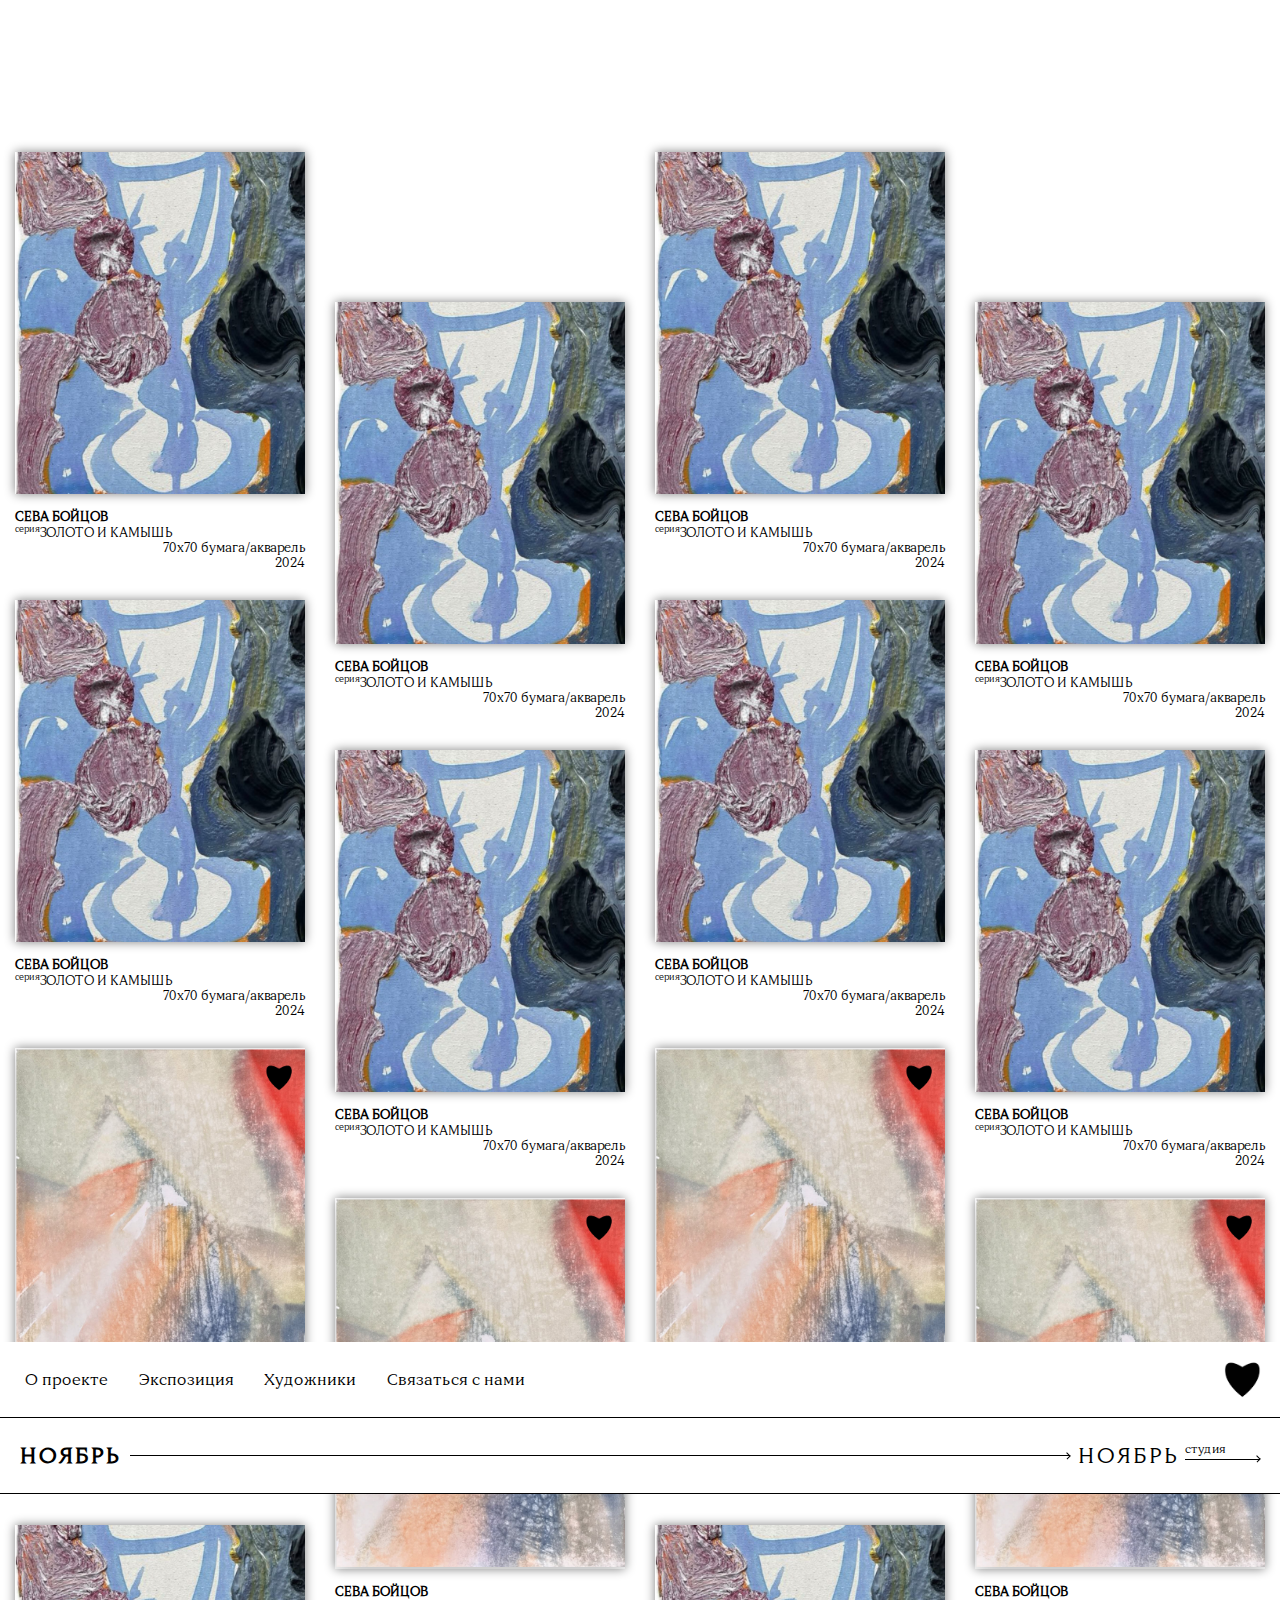
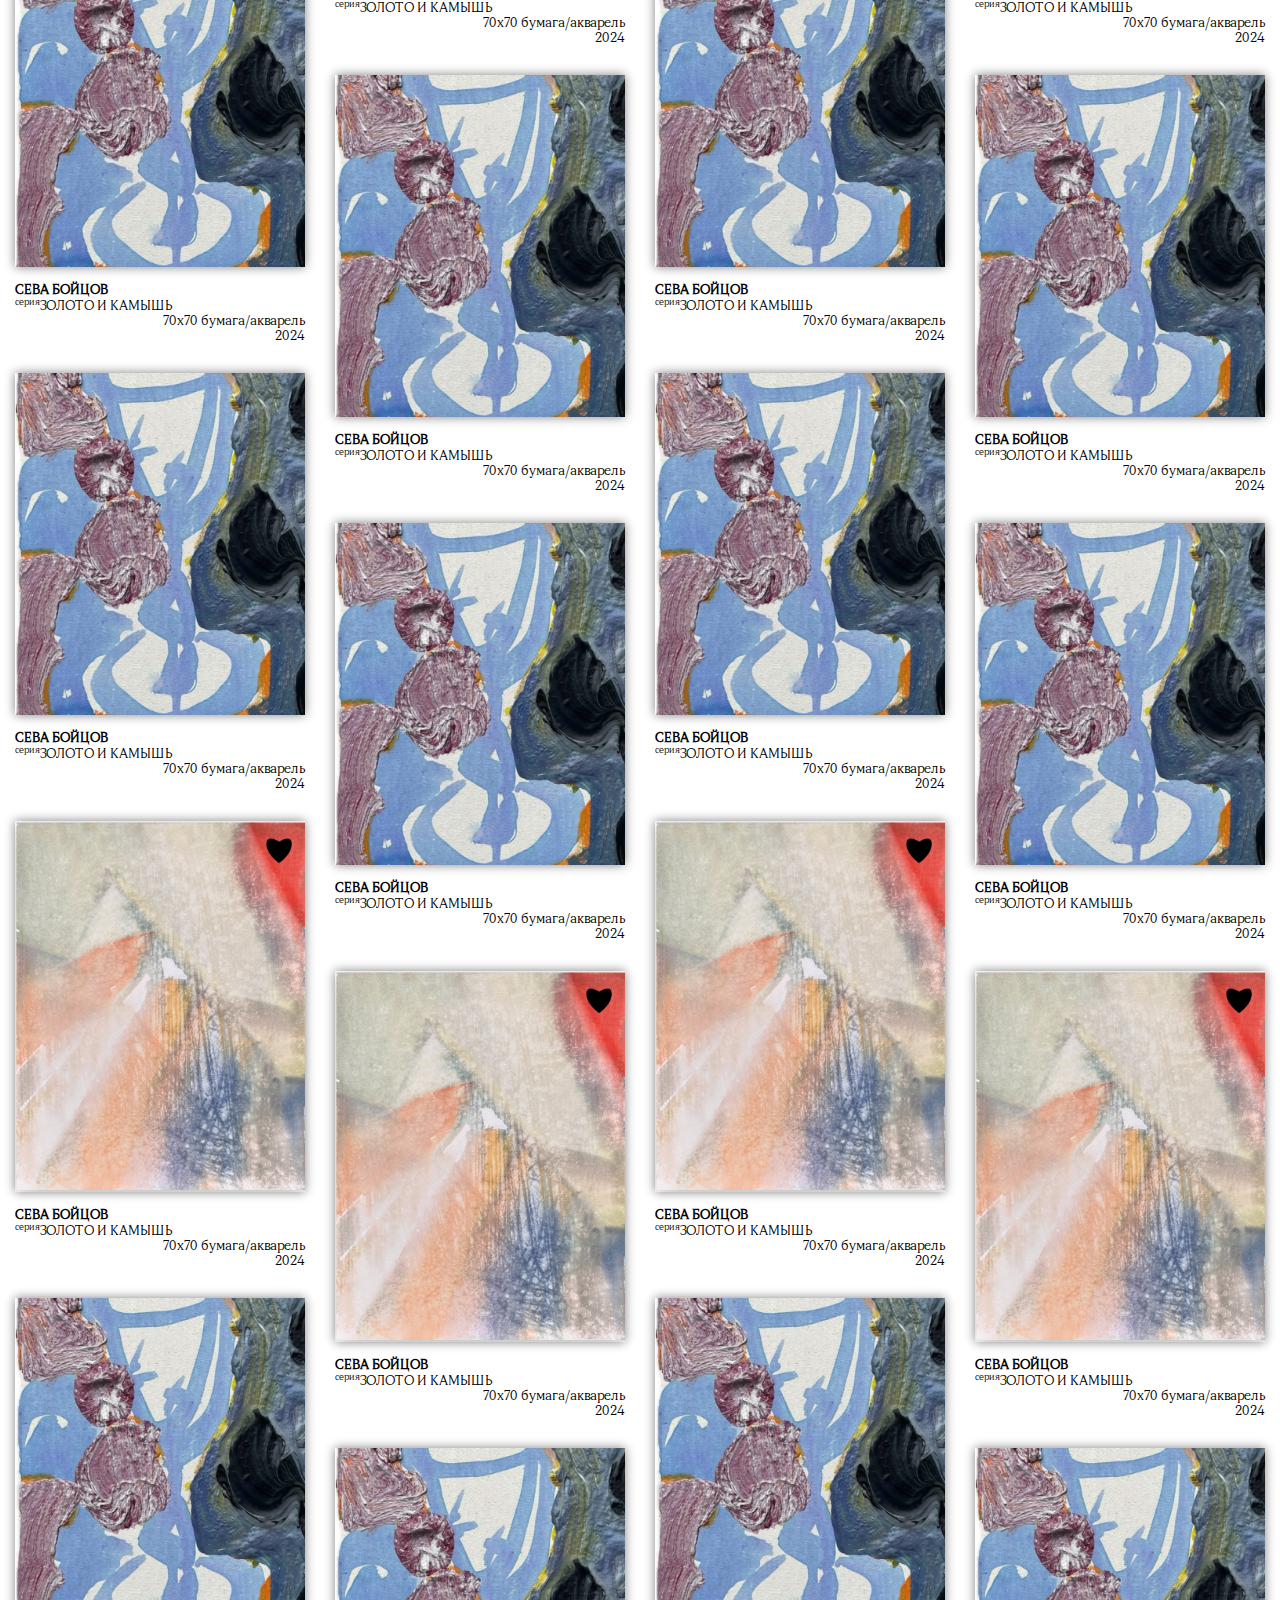
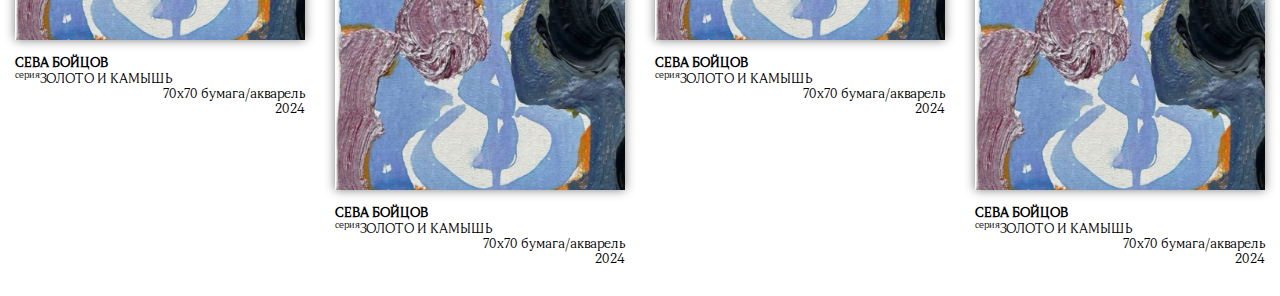
<file: index.html>
<html lang="ru"><head>
    <meta charset="UTF-8">
    <meta name="viewport" content="width=device-width, initialscale=1.0">
    <title>ГаллереяОктбрь</title>
    <base href="https://karmazinwlad.github.io/Oktyabr/">
    <link rel="stylesheet" href="css\main.css">
    <style type="text/css" id="operaUserStyle"></style>
</head>
 <body>
    <header class="container">
        <nav>
            <ul class="firstLineMenu">
                <li class="burgerMenu">
                    <ul id="burgerMenu">
                        <li>
                            <div class="burger" id="burger">
                                <div class="bar"></div>
                                <div class="bar"></div>
                                <div class="bar" id="bar"></div>
                            </div>
                        </li> 
                        <li class="popup">
                            <ul id="popup">
                                <li><a href="О проекте.html">О проекте</a></li>
                                <li><a href="экспозиция.html">Экспозиция</a></li>
                                <li><a href="художники.html">Художники</a></li>
                                <li><a href="Связаться с нами.html">Связаться с нами</a></li>
                            </ul>
                        </li>
                    </ul>
                </li>
                <li id="mainMenu">
                    <ul class="mainMenu">
                        <li><a href="О проекте.html">О проекте</a></li>
                        <li><a href="экспозиция.html">Экспозиция</a></li>
                        <li><a href="художники.html">Художники</a></li>
                        <li><a href="Связаться с нами.html">Связаться с нами</a></li>
                    </ul>
                </li>
                <li><a class="favorite" href="Избранное.html"><img src="img\img.png" alt="Избранное"></a></li>
            </ul>
            <div class="line"></div>
            <ul class="secondLineMenu">
                <li><a class="active" href="index.html">ноябрь</a></li>
                <div class="arrow-1"><div></div></div>
                <li>
                    <a class="secondSite" href=""><p>НОЯБРЬ</p><sup class="small">студия</sup></a>
                </li>
                <div class="arrow-2"><div></div></div>
            </ul>
            <div class="line"></div>
        </nav>
    </header>
    <main class="gallery">
        <section class="cont">
            <section class="line1">
                <section class="item" id="101">
                    <img class="heart" id="1" src="img\img.png" alt="like">
                    <img class="gallery_item" src="img\Снимок экрана 2024-12-08 225849.png" alt="Работа"> 
                    <p class="author">сева бойцов</p>
                    <p class="series"><sup><small>серия</small></sup>золото и камышь</p>
                    <p class="atribute">70x70 бумага/акварель</p>
                    <p class="year">2024</p>
                </section>
                <section class="item" id="102">
                    <img class="heart" src="img\img.png" alt="like">
                    <img class="gallery_item" src="img\Снимок экрана 2024-12-08 225849.png" alt="Работа"> 
                    <p class="author">сева бойцов</p>
                    <p class="series"><sup><small>серия</small></sup>золото и камышь</p>
                    <p class="atribute">70x70 бумага/акварель</p>
                    <p class="year">2024</p>
                </section>
                <section class="item" id="103">
                    <img class="heart" src="img\img.png" alt="like">
                    <img id="12" class="gallery_item" src="img\Снимок экрана 2024-12-08 135054.png" alt="Работа">
                    <p class="author">сева бойцов</p>
                    <p class="series"><sup><small>серия</small></sup>золото и камышь</p>
                    <p class="atribute">70x70 бумага/акварель</p>
                    <p class="year">2024</p>
                </section>
                <section class="item" id="104">
                    <img class="heart" src="img\img.png" alt="like">
                    <img class="gallery_item" src="img\Снимок экрана 2024-12-08 225849.png" alt="Работа"> 
                    <p class="author">сева бойцов</p>
                    <p class="series"><sup><small>серия</small></sup>золото и камышь</p>
                    <p class="atribute">70x70 бумага/акварель</p>
                    <p class="year">2024</p>
                </section>
                <section class="item" id="105">
                    <img class="heart" id="0" src="img\img.png" alt="like">
                    <img class="gallery_item" src="img\Снимок экрана 2024-12-08 225849.png" alt="Работа"> 
                    <p class="author">сева бойцов</p>
                    <p class="series"><sup><small>серия</small></sup>золото и камышь</p>
                    <p class="atribute">70x70 бумага/акварель</p>
                    <p class="year">2024</p>
                </section>
                <section class="item" id="106">
                    <img class="heart" src="img\img.png" alt="like">
                    <img class="gallery_item" src="img\Снимок экрана 2024-12-08 135054.png" alt="Работа">
                    <p class="author">сева бойцов</p>
                    <p class="series"><sup><small>серия</small></sup>золото и камышь</p>
                    <p class="atribute">70x70 бумага/акварель</p>
                    <p class="year">2024</p>
                </section>
                <section class="item" id="107">
                    <img class="heart" src="img\img.png" alt="like">
                    <img class="gallery_item" src="img\Снимок экрана 2024-12-08 225849.png" alt="Работа"> 
                    <p class="author">сева бойцов</p>
                    <p class="series"><sup><small>серия</small></sup>золото и камышь</p>
                    <p class="atribute">70x70 бумага/акварель</p>
                    <p class="year">2024</p>
                </section>
            </section>
            <section id="11" class="line2">
                <section class="item" id="108">
                    <img class="heart" src="img\img.png" alt="like">
                    <img class="gallery_item" src="img\Снимок экрана 2024-12-08 225849.png" alt="Работа"> 
                    <p class="author">сева бойцов</p>
                    <p class="series"><sup><small>серия</small></sup>золото и камышь</p>
                    <p class="atribute">70x70 бумага/акварель</p>
                    <p class="year">2024</p>
                </section>
                <section class="item" id="109">
                    <img class="heart" src="img\img.png" alt="like">
                    <img class="gallery_item" src="img\Снимок экрана 2024-12-08 225849.png" alt="Работа"> 
                    <p class="author">сева бойцов</p>
                    <p class="series"><sup><small>серия</small></sup>золото и камышь</p>
                    <p class="atribute">70x70 бумага/акварель</p>
                    <p class="year">2024</p>
                </section>
                <section class="item" id="110">
                    <img class="heart" src="img\img.png" alt="like">
                    <img class="gallery_item" src="img\Снимок экрана 2024-12-08 135054.png" alt="Работа">
                    <p class="author">сева бойцов</p>
                    <p class="series"><sup><small>серия</small></sup>золото и камышь</p>
                    <p class="atribute">70x70 бумага/акварель</p>
                    <p class="year">2024</p>
                </section>
                <section class="item" id="111">
                    <img class="heart" src="img\img.png" alt="like">
                    <img class="gallery_item" src="img\Снимок экрана 2024-12-08 225849.png" alt="Работа"> 
                    <p class="author">сева бойцов</p>
                    <p class="series"><sup><small>серия</small></sup>золото и камышь</p>
                    <p class="atribute">70x70 бумага/акварель</p>
                    <p class="year">2024</p>
                </section>
                <section class="item" id="112">
                    <img class="heart" src="img\img.png" alt="like">
                    <img class="gallery_item" src="img\Снимок экрана 2024-12-08 225849.png" alt="Работа"> 
                    <p class="author">сева бойцов</p>
                    <p class="series"><sup><small>серия</small></sup>золото и камышь</p>
                    <p class="atribute">70x70 бумага/акварель</p>
                    <p class="year">2024</p>
                </section>
                <section id="14" class="item">
                    <img class="heart" src="img\img.png" alt="like">
                    <img class="gallery_item" src="img\Снимок экрана 2024-12-08 135054.png" alt="Работа">
                    <p class="author">сева бойцов</p>
                    <p class="series"><sup><small>серия</small></sup>золото и камышь</p>
                    <p class="atribute">70x70 бумага/акварель</p>
                    <p class="year">2024</p>
                </section>
                <section id="13" class="item">
                    <img class="heart" src="img\img.png" alt="like">
                    <img class="gallery_item" src="img\Снимок экрана 2024-12-08 225849.png" alt="Работа"> 
                    <p class="author">сева бойцов</p>
                    <p class="series"><sup><small>серия</small></sup>золото и камышь</p>
                    <p class="atribute">70x70 бумага/акварель</p>
                    <p class="year">2024</p>
                </section>
            </section>
            <section class="line3">
                <section class="item" id="113">
                    <img class="heart" src="img\img.png" alt="like">
                    <img class="gallery_item" src="img\Снимок экрана 2024-12-08 225849.png" alt="Работа"> 
                    <p class="author">сева бойцов</p>
                    <p class="series"><sup><small>серия</small></sup>золото и камышь</p>
                    <p class="atribute">70x70 бумага/акварель</p>
                    <p class="year">2024</p>
                </section>
                <section class="item" id="114">
                    <img class="heart" src="img\img.png" alt="like">
                    <img class="gallery_item" src="img\Снимок экрана 2024-12-08 225849.png" alt="Работа"> 
                    <p class="author">сева бойцов</p>
                    <p class="series"><sup><small>серия</small></sup>золото и камышь</p>
                    <p class="atribute">70x70 бумага/акварель</p>
                    <p class="year">2024</p>
                </section>
                <section class="item" id="115">
                    <img class="heart" src="img\img.png" alt="like">
                    <img class="gallery_item" src="img\Снимок экрана 2024-12-08 135054.png" alt="Работа">
                    <p class="author">сева бойцов</p>
                    <p class="series"><sup><small>серия</small></sup>золото и камышь</p>
                    <p class="atribute">70x70 бумага/акварель</p>
                    <p class="year">2024</p>
                </section>
                <section class="item" id="116">
                    <img class="heart" src="img\img.png" alt="like">
                    <img class="gallery_item" src="img\Снимок экрана 2024-12-08 225849.png" alt="Работа"> 
                    <p class="author">сева бойцов</p>
                    <p class="series"><sup><small>серия</small></sup>золото и камышь</p>
                    <p class="atribute">70x70 бумага/акварель</p>
                    <p class="year">2024</p>
                </section>
                <section class="item" id="117">
                    <img class="heart" src="img\img.png" alt="like">
                    <img class="gallery_item" src="img\Снимок экрана 2024-12-08 225849.png" alt="Работа"> 
                    <p class="author">сева бойцов</p>
                    <p class="series"><sup><small>серия</small></sup>золото и камышь</p>
                    <p class="atribute">70x70 бумага/акварель</p>
                    <p class="year">2024</p>
                </section>
                <section class="item" id="118">
                    <img class="heart" src="img\img.png" alt="like">
                    <img class="gallery_item" src="img\Снимок экрана 2024-12-08 135054.png" alt="Работа">
                    <p class="author">сева бойцов</p>
                    <p class="series"><sup><small>серия</small></sup>золото и камышь</p>
                    <p class="atribute">70x70 бумага/акварель</p>
                    <p class="year">2024</p>
                </section>
                <section class="item" id="119">
                    <img class="heart" src="img\img.png" alt="like">
                    <img class="gallery_item" src="img\Снимок экрана 2024-12-08 225849.png" alt="Работа"> 
                    <p class="author">сева бойцов</p>
                    <p class="series"><sup><small>серия</small></sup>золото и камышь</p>
                    <p class="atribute">70x70 бумага/акварель</p>
                    <p class="year">2024</p>
                </section>
            </section>
            <section class="endline">
                <section class="item" id="120">
                    <img class="heart" src="img\img.png" alt="like">
                    <img class="gallery_item" src="img\Снимок экрана 2024-12-08 225849.png" alt="Работа"> 
                    <p class="author">сева бойцов</p>
                    <p class="series"><sup><small>серия</small></sup>золото и камышь</p>
                    <p class="atribute">70x70 бумага/акварель</p>
                    <p class="year">2024</p>
                </section>
                <section class="item" id="121">
                    <img class="heart" src="img\img.png" alt="like">
                    <img class="gallery_item" src="img\Снимок экрана 2024-12-08 225849.png" alt="Работа"> 
                    <p class="author">сева бойцов</p>
                    <p class="series"><sup><small>серия</small></sup>золото и камышь</p>
                    <p class="atribute">70x70 бумага/акварель</p>
                    <p class="year">2024</p>
                </section>
                <section class="item" id="122">
                    <img class="heart" src="img\img.png" alt="like">
                    <img class="gallery_item" src="img\Снимок экрана 2024-12-08 135054.png" alt="Работа">
                    <p class="author">сева бойцов</p>
                    <p class="series"><sup><small>серия</small></sup>золото и камышь</p>
                    <p class="atribute">70x70 бумага/акварель</p>
                    <p class="year">2024</p>
                </section>
                <section class="item" id="123">
                    <img class="heart" src="img\img.png" alt="like">
                    <img class="gallery_item" src="img\Снимок экрана 2024-12-08 225849.png" alt="Работа"> 
                    <p class="author">сева бойцов</p>
                    <p class="series"><sup><small>серия</small></sup>золото и камышь</p>
                    <p class="atribute">70x70 бумага/акварель</p>
                    <p class="year">2024</p>
                </section>
                <section class="item" id="124">
                    <img class="heart" src="img\img.png" alt="like">
                    <img class="gallery_item" src="img\Снимок экрана 2024-12-08 225849.png" alt="Работа"> 
                    <p class="author">сева бойцов</p>
                    <p class="series"><sup><small>серия</small></sup>золото и камышь</p>
                    <p class="atribute">70x70 бумага/акварель</p>
                    <p class="year">2024</p>
                </section>
                <section class="item" id="125">
                    <img class="heart" src="img\img.png" alt="like">
                    <img class="gallery_item" src="img\Снимок экрана 2024-12-08 135054.png" alt="Работа">
                    <p class="author">сева бойцов</p>
                    <p class="series"><sup><small>серия</small></sup>золото и камышь</p>
                    <p class="atribute">70x70 бумага/акварель</p>
                    <p class="year">2024</p>
                </section>
                <section class="item" id="126">
                    <img class="heart" src="img\img.png" alt="like">
                    <img class="gallery_item" src="img\Снимок экрана 2024-12-08 225849.png" alt="Работа"> 
                    <p class="author">сева бойцов</p>
                    <p class="series"><sup><small>серия</small></sup>золото и камышь</p>
                    <p class="atribute">70x70 бумага/акварель</p>
                    <p class="year">2024</p>
                </section>
            </section>
        </section>
        <script type="text/javascript" src="js\main.js"></script>
        <script type="text/javascript" src="js\burger.js"></script>
        <script type="text/javascript" src="js\heart.js"></script>
    </main>
 
</body></html>
</file>
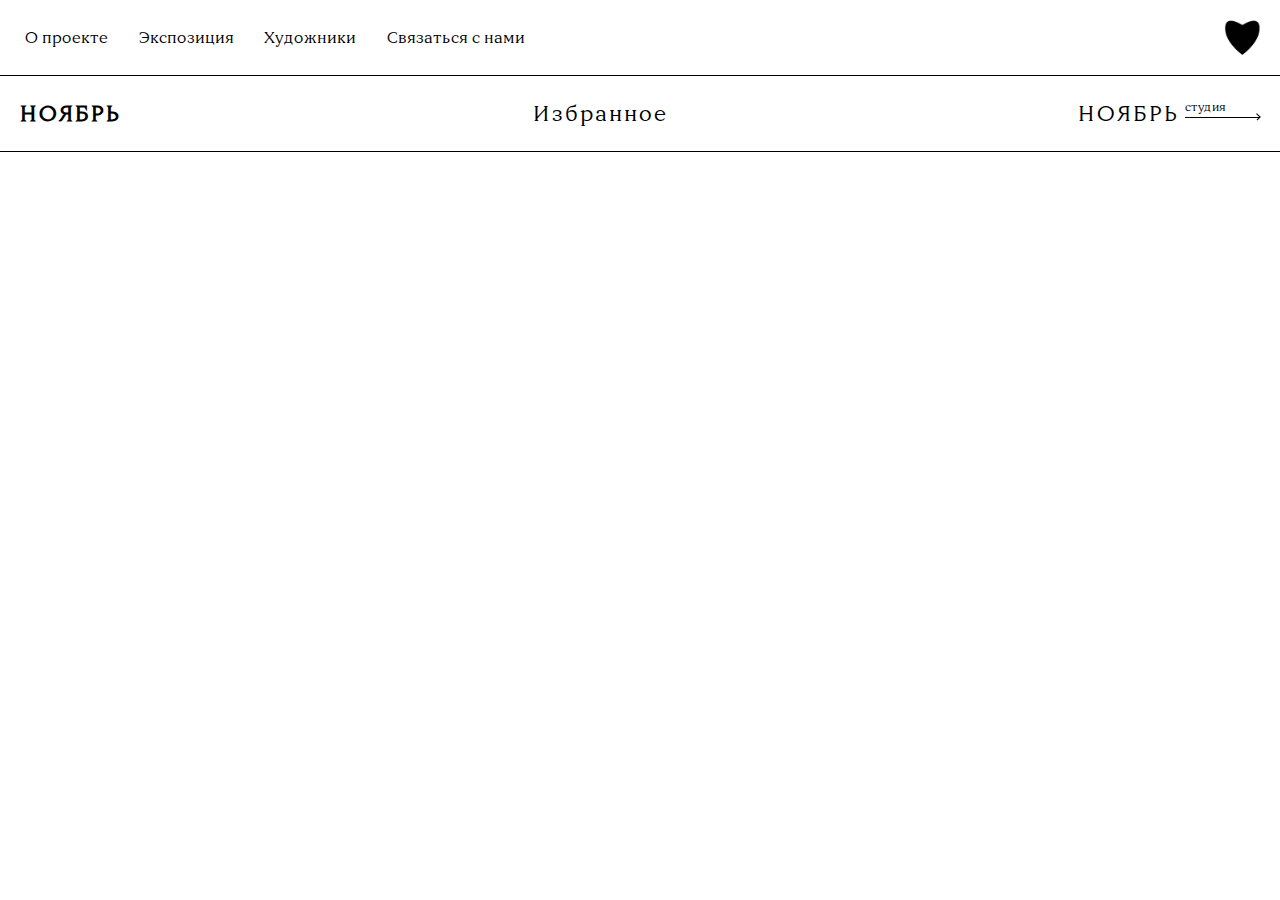
<file: Избранное.html>
<html lang="ru"><head>
    <meta charset="UTF-8">
    <meta name="viewport" content="width=device-width, initialscale=1.0">
    <title>ГаллереяОктбрь</title>
    <base href="https://karmazinwlad.github.io/Oktyabr/">
    <link rel="stylesheet" href="css\main.css">
    <style type="text/css" id="operaUserStyle"></style>
</head>
 <body>
    <header class="container">
        <nav>
            <ul class="firstLineMenu">
                <li class="burgerMenu">
                    <ul id="burgerMenu">
                        <li>
                            <div class="burger" id="burger">
                                <div class="bar"></div>
                                <div class="bar"></div>
                                <div class="bar" id="bar"></div>
                            </div>
                        </li> 
                        <li class="popup">
                            <ul id="popup">
                                <li><a href="О проекте.html">О проекте</a></li>
                                <li><a href="экспозиция.html">Экспозиция</a></li>
                                <li><a href="художники.html">Художники</a></li>
                                <li><a href="Связаться с нами.html">Связаться с нами</a></li>
                            </ul>
                        </li>
                    </ul>
                </li>
                <li id="mainMenu">
                    <ul class="mainMenu">
                        <li><a href="О проекте.html">О проекте</a></li>
                        <li><a href="экспозиция.html">Экспозиция</a></li>
                        <li><a href="художники.html">Художники</a></li>
                        <li><a href="Связаться с нами.html">Связаться с нами</a></li>
                    </ul>
                </li>
                <li><a class="favorite" href="Избранное.html"><img src="img\img.png" alt="Избранное"></a></li>
            </ul>
            <div class="line"></div>
            <ul class="secondLineMenu">
                <li><a href="index.html">ноябрь</a></li>
                <li><p class="actual">Избранное</p></li>
                <li>
                    <a class="secondSite" href=""><p>НОЯБРЬ</p><sup class="small">студия</sup></a>
                </li>
                <div class="arrow-2"><div></div></div>
            </ul>
            <div class="line"></div>
        </nav>
    </header>
    <main>
        <section class="fav">
            <ul id="storage"></ul>
        </section>
        <script type="text/javascript" src="js\burger.js"></script>
        <script type="text/javascript" src="js\favor.js"></script>
    </main>
 </body>
</html>
</file>
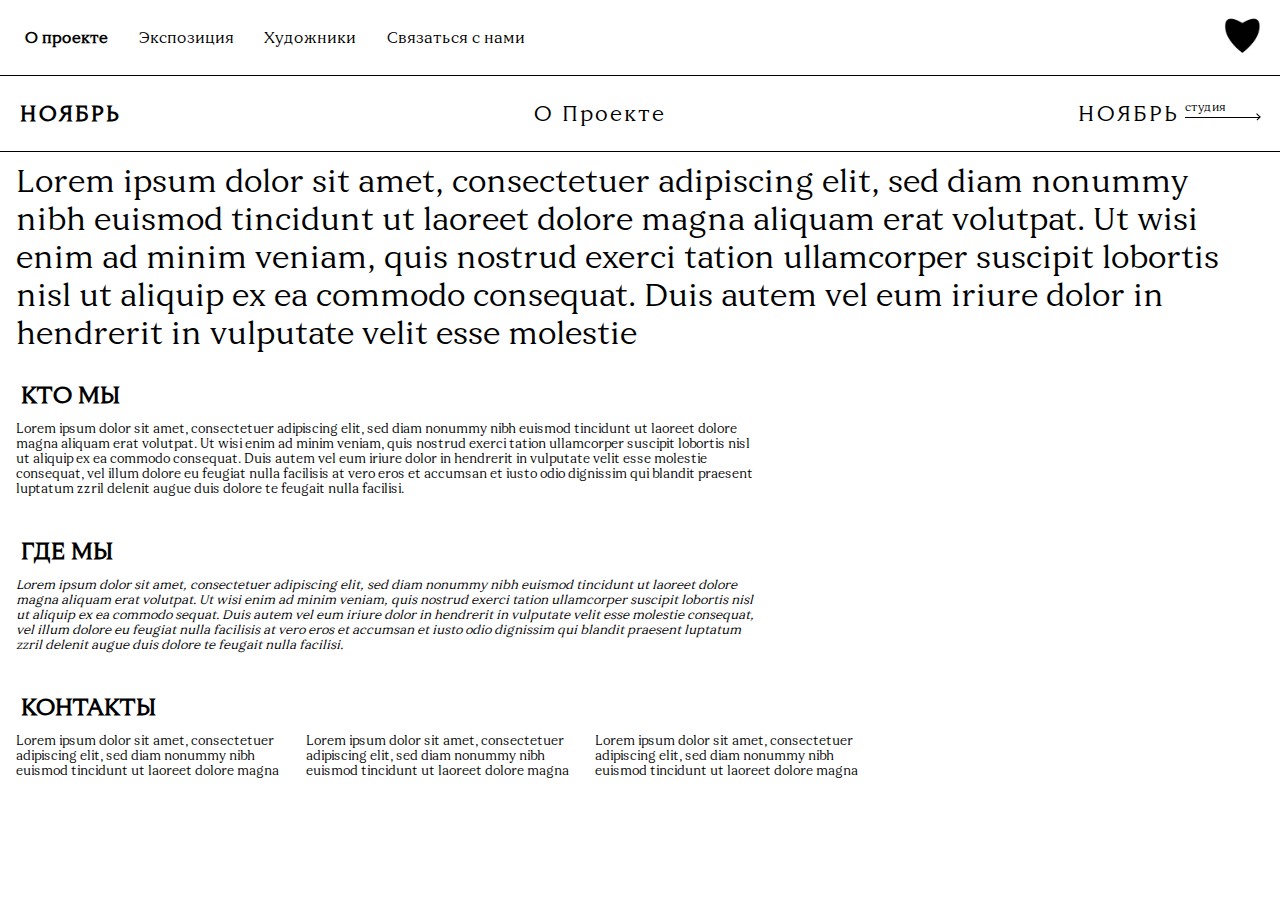
<file: О проекте.html>
<!DOCTYPE html>
<html lang="ru">
 <head>
    <meta charset="UTF-8">
    <meta name="viewport" content="width=device-width, initialscale=1.0">
    <title>ГаллереяОктбрь</title>
    <base href="https://karmazinwlad.github.io/Oktyabr/">
    <link rel="stylesheet" href="css\main.css">
 </head>
 <body>
    <header class="container">
        <nav>
            <ul class="firstLineMenu">
                <li class="burgerMenu">
                    <ul id="burgerMenu">
                        <li>
                            <div class="burger" id="burger">
                                <div class="bar"></div>
                                <div class="bar"></div>
                                <div class="bar" id="bar"></div>
                            </div>
                        </li> 
                        <li class="popup">
                            <ul id="popup">
                                <li><a class="active" href="О проекте.html">О проекте</a></li>
                                <li><a href="экспозиция.html">Экспозиция</a></li>
                                <li><a href="художники.html">Художники</a></li>
                                <li><a href="Связаться с нами.html">Связаться с нами</a></li>
                            </ul>
                        </li>
                    </ul>
                </li>
                <li id="mainMenu">
                    <ul class="mainMenu">
                        <li><a class="active" href="О проекте.html">О проекте</a></li>
                        <li><a href="экспозиция.html">Экспозиция</a></li>
                        <li><a href="художники.html">Художники</a></li>
                        <li><a href="Связаться с нами.html">Связаться с нами</a></li>
                    </ul>
                </li>
                <li><a class="favorite" href="Избранное.html"><img src="img\img.png" alt="Избранное"></a></li>
            </ul>
            <div class="line"></div>
            <ul class="secondLineMenu">
                <li><a href="index.html">ноябрь</a></li>
                <li><p class="actual">О проекте</p></li>
                <li>
                    <a class="secondSite" href=""><p>НОЯБРЬ</p><sup class="small">студия</sup></a>
                </li>
                <div class="arrow-2"><div></div></div>
            </ul>
            <div class="line"></div>
        </nav>
    </header>
    <main class="info">
        <h1>Lorem ipsum dolor sit amet, consectetuer adipiscing elit, sed diam nonummy nibh euismod tincidunt ut laoreet dolore magna aliquam erat volutpat. Ut wisi enim ad minim veniam, quis nostrud exerci tation ullamcorper suscipit lobortis nisl ut aliquip ex ea commodo consequat. Duis autem vel eum iriure dolor in hendrerit in vulputate velit esse molestie</h1>
        <h2>КТО МЫ</h2>
        <p>Lorem ipsum dolor sit amet, consectetuer adipiscing elit, sed diam nonummy nibh euismod tincidunt ut laoreet dolore magna aliquam erat volutpat. Ut wisi enim ad minim veniam, quis nostrud exerci tation ullamcorper suscipit lobortis nisl ut aliquip ex ea commodo consequat. Duis autem vel eum iriure dolor in hendrerit in vulputate velit esse molestie consequat, vel illum dolore eu feugiat nulla facilisis at vero eros et accumsan et iusto odio dignissim qui blandit praesent luptatum zzril delenit augue duis dolore te feugait nulla facilisi.</p>
        <h2>ГДЕ МЫ</h2>
        <address>
            <p>Lorem ipsum dolor sit amet, consectetuer adipiscing elit, sed diam nonummy nibh euismod tincidunt ut laoreet dolore magna aliquam erat volutpat. Ut wisi enim ad minim veniam, quis nostrud exerci tation ullamcorper suscipit lobortis nisl ut aliquip ex ea commodo sequat. Duis autem vel eum iriure dolor in hendrerit in vulputate velit esse molestie consequat, vel illum dolore eu feugiat nulla facilisis at vero eros et accumsan et iusto odio dignissim qui blandit praesent luptatum zzril delenit augue duis dolore te feugait nulla facilisi.</p>
        </address>
        <h2>КОНТАКТЫ</h2>
        <ul class="contact">
            <li>Lorem ipsum dolor sit amet, consectetuer adipiscing elit, sed diam nonummy nibh euismod tincidunt ut laoreet dolore magna</li>
            <li>Lorem ipsum dolor sit amet, consectetuer adipiscing elit, sed diam nonummy nibh euismod tincidunt ut laoreet dolore magna</li>
            <li>Lorem ipsum dolor sit amet, consectetuer adipiscing elit, sed diam nonummy nibh euismod tincidunt ut laoreet dolore magna</li>
        </ul>
        <script type="text/javascript" src="js\burger.js"></script>
        <script type="text/javascript" src="js\heart.js"></script>
    </main>
 </body>
</html>
</file>
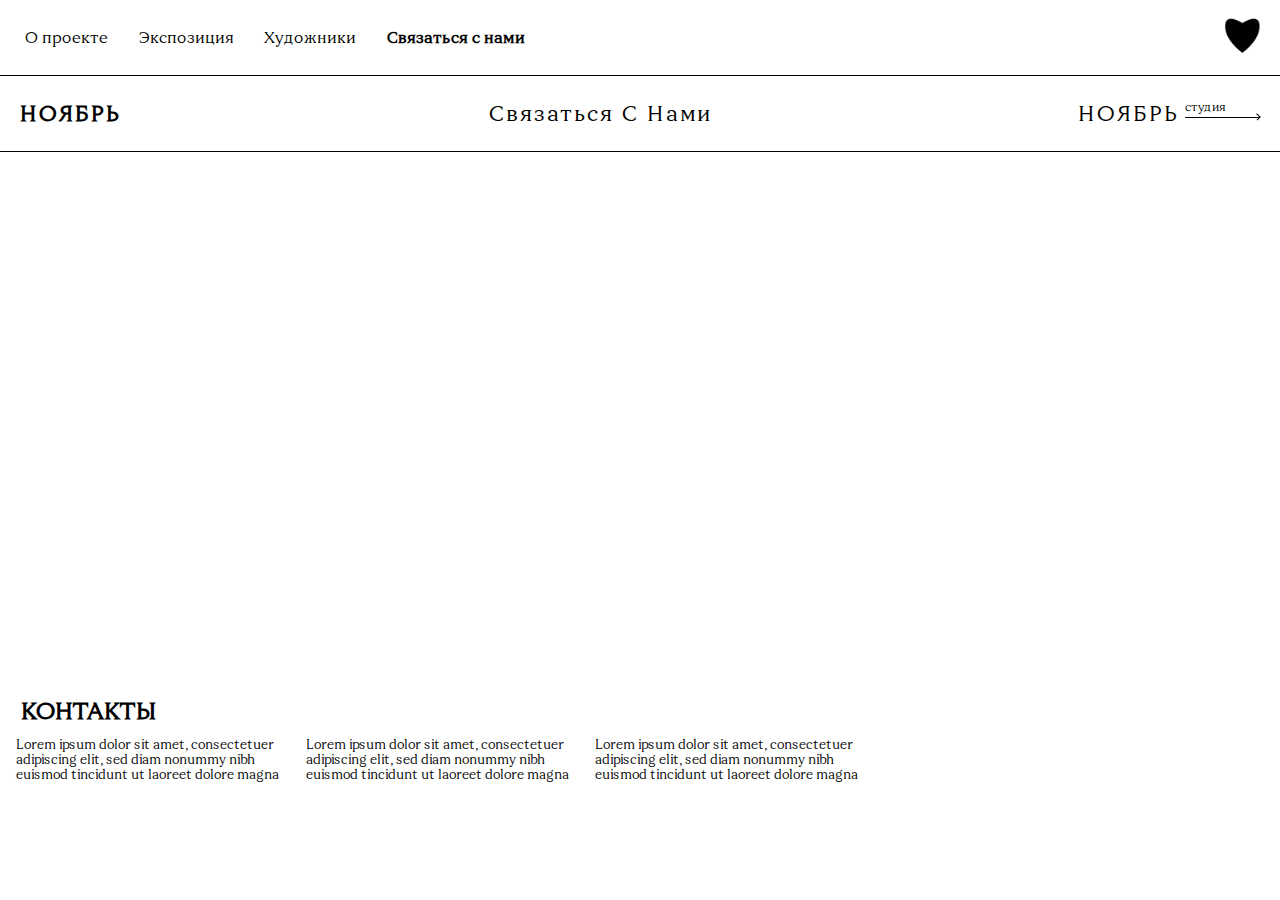
<file: Связаться с нами.html>
<!DOCTYPE html>
<html lang="ru">
 <head>
    <meta charset="UTF-8">
    <meta name="viewport" content="width=device-width, initialscale=1.0">
    <title>ГаллереяОктбрь</title>
    <base href="https://karmazinwlad.github.io/Oktyabr/">
    <link rel="stylesheet" href="css\main.css">
 </head>
 <body>
    <header class="container">
        <nav>
            <ul class="firstLineMenu">
                <li class="burgerMenu">
                    <ul id="burgerMenu">
                        <li>
                            <div class="burger" id="burger">
                                <div class="bar"></div>
                                <div class="bar"></div>
                                <div class="bar" id="bar"></div>
                            </div>
                        </li> 
                        <li class="popup">
                            <ul id="popup">
                                <li><a href="О проекте.html">О проекте</a></li>
                                <li><a href="экспозиция.html">Экспозиция</a></li>
                                <li><a href="художники.html">Художники</a></li>
                                <li><a class="active" href="Связаться с нами.html">Связаться с нами</a></li>
                            </ul>
                        </li>
                    </ul>
                </li>
                <li id="mainMenu">
                    <ul class="mainMenu">
                        <li><a href="О проекте.html">О проекте</a></li>
                        <li><a href="экспозиция.html">Экспозиция</a></li>
                        <li><a href="художники.html">Художники</a></li>
                        <li><a class="active" href="Связаться с нами.html">Связаться с нами</a></li>
                    </ul>
                </li>
                <li><a class="favorite" href="Избранное.html"><img src="img\img.png" alt="Избранное"></a></li>
            </ul>
            <div class="line"></div>
            <ul class="secondLineMenu">
                <li><a href="index.html">ноябрь</a></li>
                <li><p class="actual">Связаться с нами</p></li>
                <li>
                    <a class="secondSite" href=""><p>НОЯБРЬ</p><sup class="small">студия</sup></a>
                </li>
                <div class="arrow-2"><div></div></div>
            </ul>
            <div class="line"></div>
        </nav>
    </header>
    <main>
        <iframe src="https://yandex.ru/map-widget/v1/?um=constructor%3Aa651c4ab8ea9ed6619dbd1b183a23d2c47afd8b7f2956a6f4a70fed8348f0a68&amp;source=constructor" frameborder="0"></iframe>
        <h2>КОНТАКТЫ</h2>
        <ul class="contact">
            <li>Lorem ipsum dolor sit amet, consectetuer adipiscing elit, sed diam nonummy nibh euismod tincidunt ut laoreet dolore magna</li>
            <li>Lorem ipsum dolor sit amet, consectetuer adipiscing elit, sed diam nonummy nibh euismod tincidunt ut laoreet dolore magna</li>
            <li>Lorem ipsum dolor sit amet, consectetuer adipiscing elit, sed diam nonummy nibh euismod tincidunt ut laoreet dolore magna</li>
        </ul>
        <script type="text/javascript" src="js\burger.js"></script>
        <script type="text/javascript" src="js\heart.js"></script>
    </main>
 </body>
</html>
</file>
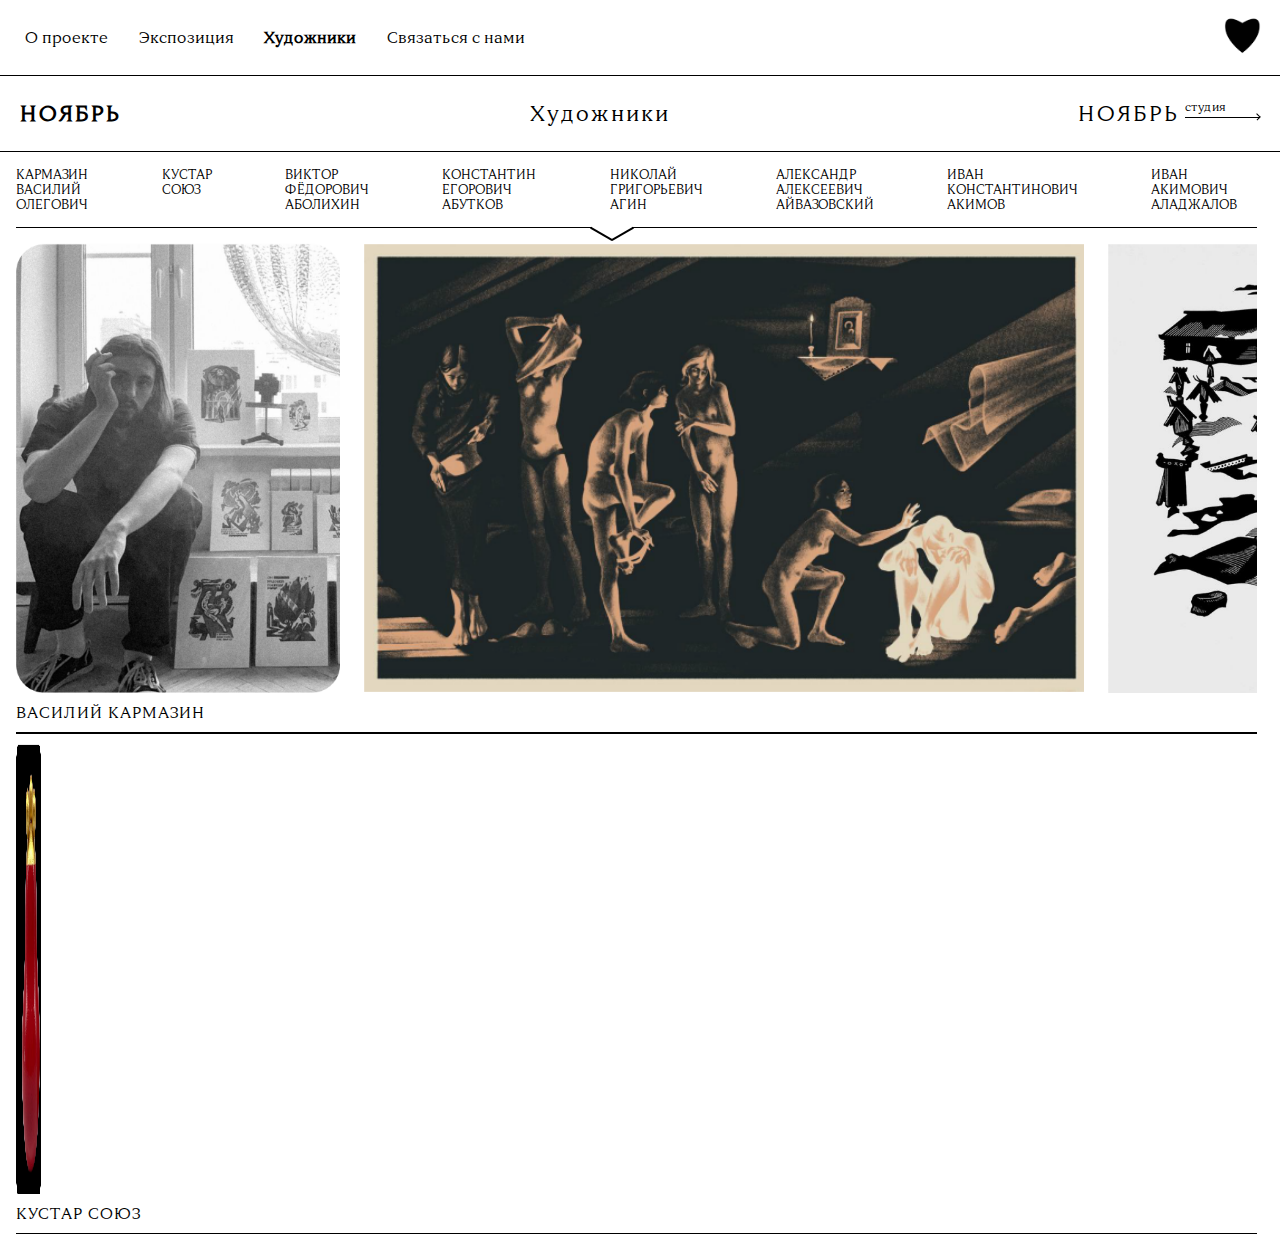
<file: художники.html>
<!DOCTYPE html>
<html lang="ru">
 <head>
    <meta charset="UTF-8">
    <meta name="viewport" content="width=device-width, initialscale=1.0">
    <title>ГаллереяОктбрь</title>
    <base href="https://karmazinwlad.github.io/Oktyabr/">
    <link rel="stylesheet" href="css\main.css">
 </head>
 <body>
    <header class="container">
        <nav>
            <ul class="firstLineMenu">
                <li class="burgerMenu">
                    <ul id="burgerMenu">
                        <li>
                            <div class="burger" id="burger">
                                <div class="bar"></div>
                                <div class="bar"></div>
                                <div class="bar" id="bar"></div>
                            </div>
                        </li> 
                        <li class="popup">
                            <ul id="popup">
                                <li><a href="О проекте.html">О проекте</a></li>
                                <li><a href="экспозиция.html">Экспозиция</a></li>
                                <li><a class="active" href="художники.html">Художники</a></li>
                                <li><a href="Связаться с нами.html">Связаться с нами</a></li>
                            </ul>
                        </li>
                    </ul>
                </li>
                <li id="mainMenu">
                    <ul class="mainMenu">
                        <li><a href="О проекте.html">О проекте</a></li>
                        <li><a href="экспозиция.html">Экспозиция</a></li>
                        <li><a class="active" href="художники.html">Художники</a></li>
                        <li><a href="Связаться с нами.html">Связаться с нами</a></li>
                    </ul>
                </li>
                <li><a class="favorite" href="Избранное.html"><img src="img\img.png" alt="Избранное"></a></li>
            </ul>
            <div class="line"></div>
            <ul class="secondLineMenu">
                <li><a href="index.html">ноябрь</a></li>
                <li><p class="actual">Художники</p></li>
                <li>
                    <a class="secondSite" href=""><p>НОЯБРЬ</p><sup class="small">студия</sup></a>
                </li>
                <div class="arrow-2"><div></div></div>
            </ul>
            <div class="line"></div>
        </nav>
    </header>
    <main>
        <nav class="spisok">
            <ul class="ul">
                <li><a href="художники.html#КАРМАЗИН">КАРМАЗИН ВАСИЛИЙ ОЛЕГОВИЧ</a></li>
                <li><a href="художники.html#КУСТАР">КУСТАР СОЮЗ</a></li>
                <li><a href="#">ВИКТОР ФЁДОРОВИЧ АБОЛИХИН</a></li>
                <li><a href="#">КОНСТАНТИН ЕГОРОВИЧ АБУТКОВ</a></li>
                <li><a href="#">НИКОЛАЙ ГРИГОРЬЕВИЧ АГИН</a></li>
                <li><a href="#">АЛЕКСАНДР АЛЕКСЕЕВИЧ АЙВАЗОВСКИЙ</a></li>
                <li><a href="#">ИВАН КОНСТАНТИНОВИЧ АКИМОВ</a></li>
                <li><a href="#">ИВАН АКИМОВИЧ АЛАДЖАЛОВ</a></li>
            </ul>
            <div class="galochka"><div></div></div>
        </nav>
        <nav class="spisok" id="burgerSpisok">
            <ul class="ul">
                <li><a href="художники.html#КАРМАЗИН">КАРМАЗИН ВАСИЛИЙ ОЛЕГОВИЧ</a></li>
                <li><a href="художники.html#КУСТАР">КУСТАР СОЮЗ</a></li>
                <li><a href="#">ВИКТОР ФЁДОРОВИЧ АБОЛИХИН</a></li>
                <li><a href="#">КОНСТАНТИН ЕГОРОВИЧ АБУТКОВ</a></li>
                <li><a href="#">НИКОЛАЙ ГРИГОРЬЕВИЧ АГИН</a></li>
                <li><a href="#">АЛЕКСАНДР АЛЕКСЕЕВИЧ АЙВАЗОВСКИЙ</a></li>
                <li><a href="#">ИВАН КОНСТАНТИНОВИЧ АКИМОВ</a></li>
                <li><a href="#">ИВАН АКИМОВИЧ АЛАДЖАЛОВ</a></li>
            </ul>
            <div class="galochka"><div></div></div>
        </nav>
        <section class="example" id="КАРМАЗИН">
            <section class="overflow">
                <section class="art">
                    <img class="part" src="img/vasya.png" alt="Василий Кармазин">
                    <img class="part" src="img/Снимок экрана 2024-12-08 134053.png" alt="Работа Василия Кармазина">
                    <img class="part" src="img/foto1.png" alt="Работа Василия Кармазина">
                    <img class="part" src="img/foto2.png" alt="Работа Василия Кармазина">
                    <img class="part" src="img/foto3.png" alt="Работа Василия Кармазина">
                </section>
            </section>
            <p class="auth">василий кармазин</p>
            <div class="Line"></div>
        </section>
        <section class="example" id="КУСТАР">
            <section class="overflow">
                <section class="art">
                    <img class="part" src="img/foto4.png" alt="Кустар Союз">
                    <img class="part" src="img/foto5.png" alt="Работа Кустар Союза">
                    <img class="part" src="img/foto5.png" alt="Работа Кустар Союза">
                    <img class="part" src="img/foto5.png" alt="Работа Кустар Союза">
                    <img class="part" src="img/foto5.png" alt="Работа Кустар Союза">
                </section>
            </section>
            <p class="auth">кустар союз</p>
            <div class="Line"></div>
        </section>
        <script type="text/javascript" src="js\burger.js"></script>
        <script type="text/javascript" src="js\artist.js"></script>
        <script type="text/javascript" src="js\heart.js"></script>
    </main>
 </body>
</html>
</file>
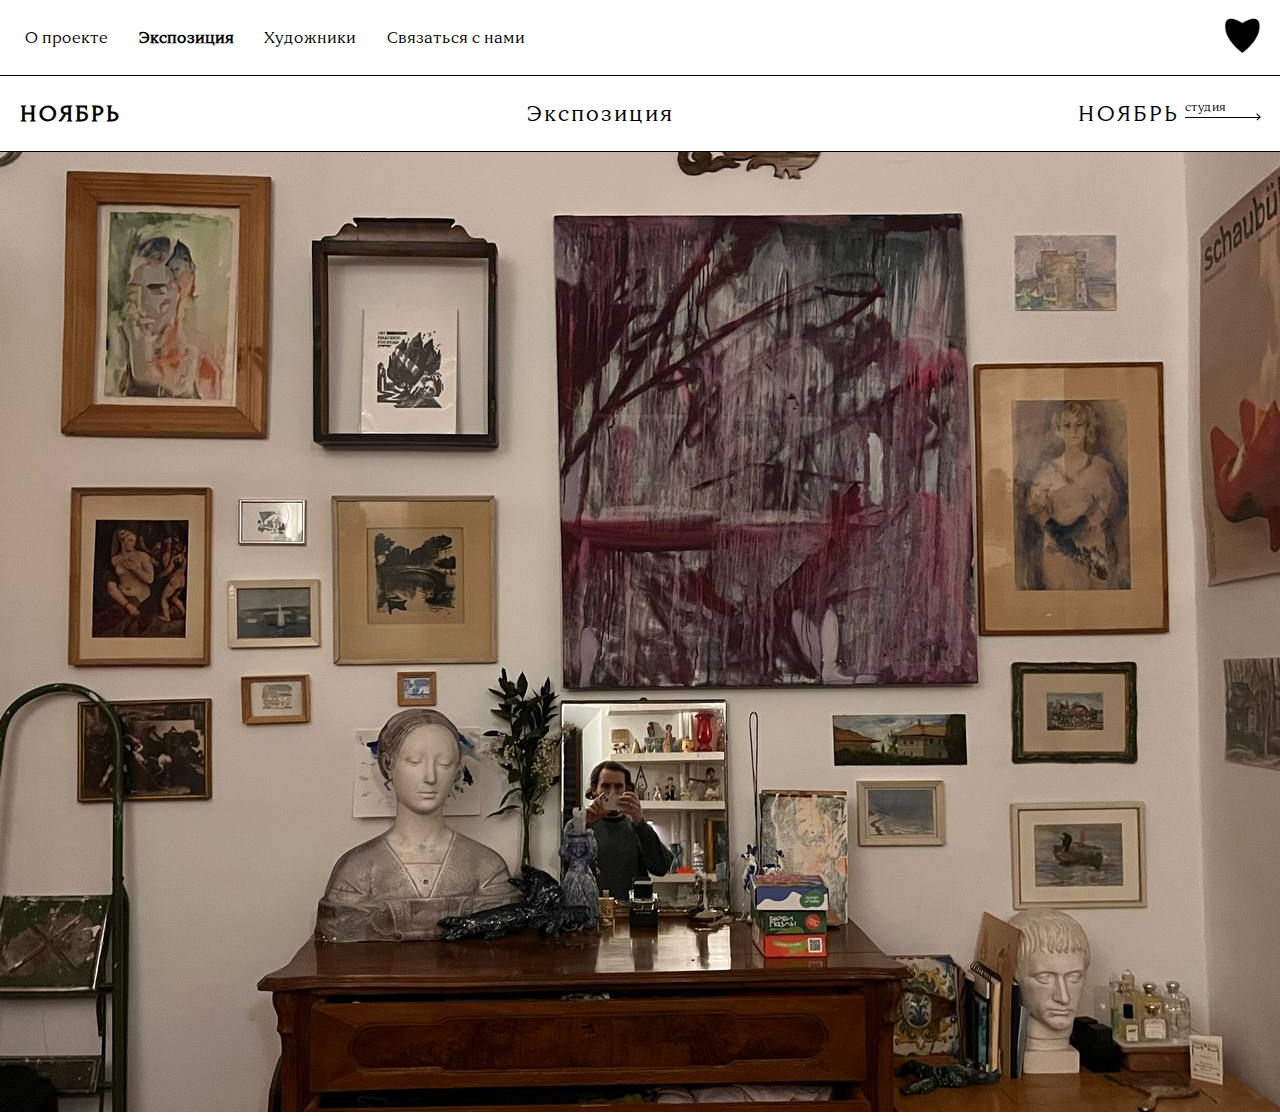
<file: экспозиция.html>
<!DOCTYPE html>
<html lang="ru">
 <head>
    <meta charset="UTF-8">
    <meta name="viewport" content="width=device-width, initialscale=1.0">
    <title>ГаллереяОктбрь</title>
    <base href="https://karmazinwlad.github.io/Oktyabr/">
    <link rel="stylesheet" href="css\main.css">
 </head>
 <body>
    <header class="container">
        <nav>
            <ul class="firstLineMenu">
                <li class="burgerMenu">
                    <ul id="burgerMenu">
                        <li>
                            <div class="burger" id="burger">
                                <div class="bar"></div>
                                <div class="bar"></div>
                                <div class="bar" id="bar"></div>
                            </div>
                        </li> 
                        <li class="popup">
                            <ul id="popup">
                                <li><a href="О проекте.html">О проекте</a></li>
                                <li><a class="active" href="экспозиция.html">Экспозиция</a></li>
                                <li><a href="художники.html">Художники</a></li>
                                <li><a href="Связаться с нами.html">Связаться с нами</a></li>
                            </ul>
                        </li>
                    </ul>
                </li>
                <li id="mainMenu">
                    <ul class="mainMenu">
                        <li><a href="О проекте.html">О проекте</a></li>
                        <li><a class="active" href="экспозиция.html">Экспозиция</a></li>
                        <li><a href="художники.html">Художники</a></li>
                        <li><a href="Связаться с нами.html">Связаться с нами</a></li>
                    </ul>
                </li>
                <li><a class="favorite" href="Избранное.html"><img src="img\img.png" alt="Избранное"></a></li>
            </ul>
            <div class="line"></div>
            <ul class="secondLineMenu">
                <li><a href="index.html">ноябрь</a></li>
                <li><p class="actual">Экспозиция</p></li>
                <li>
                    <a class="secondSite" href=""><p>НОЯБРЬ</p><sup class="small">студия</sup></a>
                </li>
                <div class="arrow-2"><div></div></div>
            </ul>
            <div class="line"></div>
        </nav>
    </header>
    <main class="ecs">
        <section class="ecspo">
            <map name="ecs">
                <area id="area1" shape="rect" coords="" href="Связаться с нами.html" alt="Работа №1">
                <area id="area2" shape="rect" coords="" href="Связаться с нами.html" alt="Работа №2">
                <area id="area3" shape="rect" coords="" href="Связаться с нами.html" alt="Работа №3">
                <area id="area4" shape="rect" coords="" href="Связаться с нами.html" alt="Работа №4">
                <area id="area5" shape="rect" coords="" href="Связаться с нами.html" alt="Работа №5">
                <area id="area6" shape="rect" coords="" href="Связаться с нами.html" alt="Работа №6">
                <area id="area7" shape="rect" coords="" href="Связаться с нами.html" alt="Работа №7">
                <area id="area8" shape="rect" coords="" href="Связаться с нами.html" alt="Работа №8">
                <area id="area9" shape="rect" coords="" href="Связаться с нами.html" alt="Работа №9">
                <area id="area10" shape="rect" coords="" href="Связаться с нами.html" alt="Работа №10">
                <area id="area11" shape="rect" coords="" href="Связаться с нами.html" alt="Работа №11">
                <area id="area12" shape="rect" coords="" href="Связаться с нами.html" alt="Работа №12">
                <area id="area13" shape="rect" coords="" href="Связаться с нами.html" alt="Работа №13">
                <area id="area14" shape="rect" coords="" href="Связаться с нами.html" alt="Работа №14">
                <area id="area15" shape="rect" coords="" href="Связаться с нами.html" alt="Работа №15">
                <area id="area16" shape="rect" coords="" href="Связаться с нами.html" alt="Работа №16">
            </map>
            <img usemap="#ecs" id="map" src="img/ecspo.jpg" alt="картинка">
        </section>
        <script type="text/javascript" src="js\burger.js"></script>
        <script type="text/javascript" src="js\ekspo.js"></script>
        <script type="text/javascript" src="js\heart.js"></script>
    </main>
 </body>
</html>
</file>
